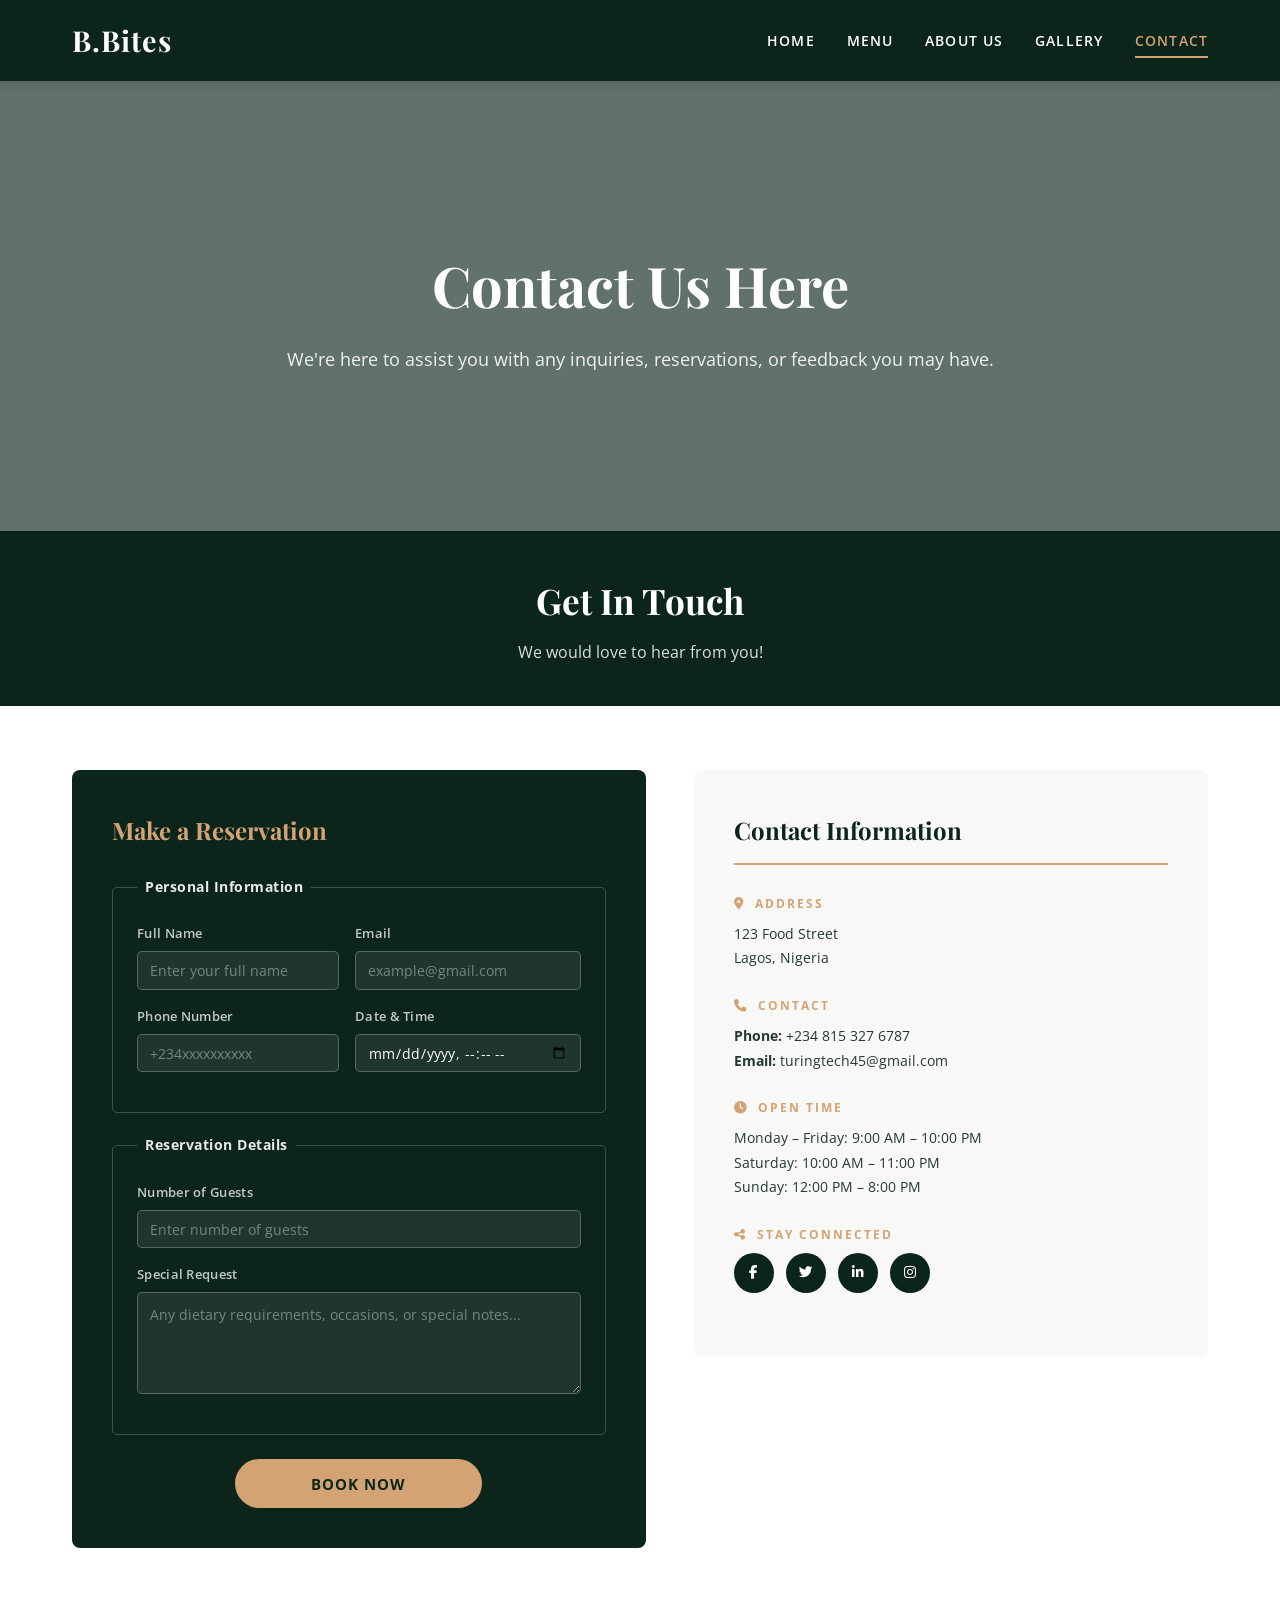
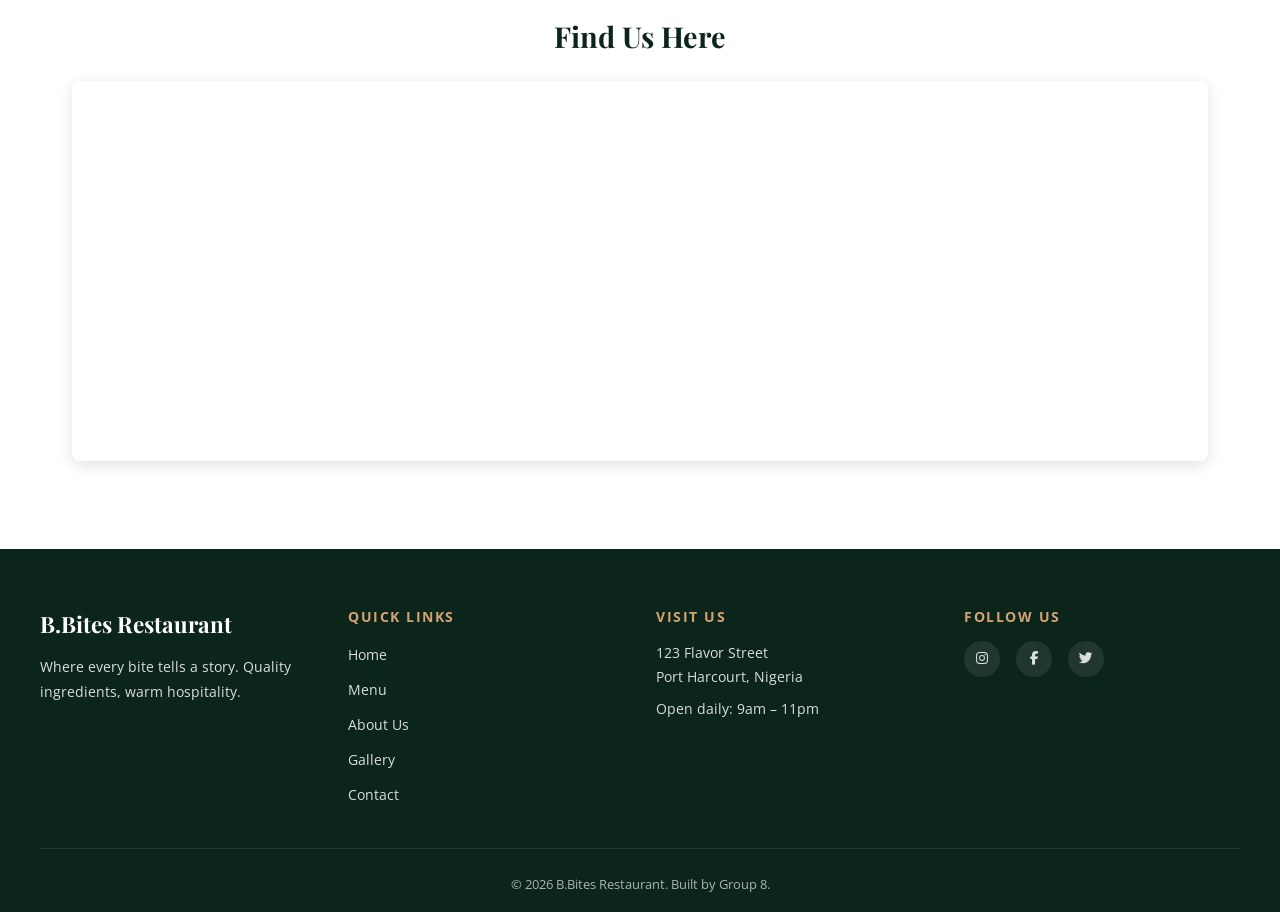
<file: contact.html>
<!DOCTYPE html>
<html lang="en">
<head>
    <meta charset="UTF-8">
    <meta name="viewport" content="width=device-width, initial-scale=1.0">
    <title>Contact | B.Bites Restaurant</title>
    <link rel="preconnect" href="https://fonts.googleapis.com">
    <link rel="preconnect" href="https://fonts.gstatic.com" crossorigin>
    <link href="https://fonts.googleapis.com/css2?family=Playfair+Display:ital,wght@0,500;0,700;1,500&family=Open+Sans:wght@400;600;700&display=swap" rel="stylesheet">
    <link rel="stylesheet" href="https://cdnjs.cloudflare.com/ajax/libs/font-awesome/6.5.0/css/all.min.css">
    <link rel="stylesheet" href="styles.css">
</head>
<body>

    <!-- ============ HEADER ============ -->
    <header class="site-header">
        <div class="nav-container">
            <a href="index.html" class="logo">B.Bites</a>
            <nav>
                <ul class="nav-links" id="navLinks">
                    <li><a href="index.html">Home</a></li>
                    <li><a href="menu.html">Menu</a></li>
                    <li><a href="about.html">About Us</a></li>
                    <li><a href="gallery.html">Gallery</a></li>
                    <li><a href="contact.html" class="active">Contact</a></li>
                </ul>
            </nav>
            <button class="hamburger" id="hamburger" aria-label="Toggle menu">
                <span></span><span></span><span></span>
            </button>
        </div>
    </header>

    <!-- ============ CONTACT HERO ============ -->
    <!-- CONTACT SECTION BY NWAGBARA BLESSING CHIAMAKA -->
    <section class="contact-hero">
        <div>
            <h1>Contact Us Here</h1>
            <p>We're here to assist you with any inquiries, reservations, or feedback you may have.</p>
        </div>
    </section>

    <!-- ============ INTRO BAR ============ -->
    <div class="contact-intro-bar">
        <h2>Get In Touch</h2>
        <p>We would love to hear from you!</p>
    </div>

    <!-- ============ CONTACT BODY ============ -->
    <div class="contact-body">
        <div class="contact-grid">

            <!-- FORM -->
            <div class="contact-form-wrap">
                <h3>Make a Reservation</h3>

                <form>
                    <!-- Personal Information -->
                    <fieldset class="form-fieldset">
                        <legend class="form-legend">Personal Information</legend>
                        <div class="form-row">
                            <div class="form-group">
                                <label for="fullName">Full Name</label>
                                <input type="text" id="fullName" name="name" placeholder="Enter your full name" required>
                            </div>
                            <div class="form-group">
                                <label for="email">Email</label>
                                <input type="email" id="email" name="email" placeholder="example@gmail.com" required>
                            </div>
                            <div class="form-group">
                                <label for="phone">Phone Number</label>
                                <input type="tel" id="phone" name="phone" placeholder="+234xxxxxxxxxx" required>
                            </div>
                            <div class="form-group">
                                <label for="datetime">Date &amp; Time</label>
                                <input type="datetime-local" id="datetime" name="date" required>
                            </div>
                        </div>
                    </fieldset>

                    <!-- Reservation Details -->
                    <fieldset class="form-fieldset">
                        <legend class="form-legend">Reservation Details</legend>
                        <div class="form-row">
                            <div class="form-group form-full">
                                <label for="guests">Number of Guests</label>
                                <input type="number" id="guests" name="guests" placeholder="Enter number of guests" min="1" required>
                            </div>
                            <div class="form-group form-full">
                                <label for="message">Special Request</label>
                                <textarea id="message" name="message" rows="4" placeholder="Any dietary requirements, occasions, or special notes..."></textarea>
                            </div>
                        </div>
                    </fieldset>

                    <button type="submit" class="submit-btn">Book Now</button>
                </form>
            </div>

            <!-- INFO PANEL -->
            <div class="contact-info-panel">
                <h3>Contact Information</h3>

                <div class="info-block">
                    <h4><i class="fas fa-map-marker-alt"></i> &nbsp;Address</h4>
                    <p>123 Food Street<br>Lagos, Nigeria</p>
                </div>

                <div class="info-block">
                    <h4><i class="fas fa-phone"></i> &nbsp;Contact</h4>
                    <p><strong>Phone:</strong> +234 815 327 6787</p>
                    <p><strong>Email:</strong> turingtech45@gmail.com</p>
                </div>

                <div class="info-block">
                    <h4><i class="fas fa-clock"></i> &nbsp;Open Time</h4>
                    <p>Monday &ndash; Friday: 9:00 AM &ndash; 10:00 PM</p>
                    <p>Saturday: 10:00 AM &ndash; 11:00 PM</p>
                    <p>Sunday: 12:00 PM &ndash; 8:00 PM</p>
                </div>

                <div class="info-block">
                    <h4><i class="fas fa-share-alt"></i> &nbsp;Stay Connected</h4>
                    <div class="social-icons">
                        <a href="#" aria-label="Facebook"><i class="fab fa-facebook-f"></i></a>
                        <a href="#" aria-label="Twitter"><i class="fab fa-twitter"></i></a>
                        <a href="#" aria-label="LinkedIn"><i class="fab fa-linkedin-in"></i></a>
                        <a href="#" aria-label="Instagram"><i class="fab fa-instagram"></i></a>
                    </div>
                </div>
            </div>

        </div>
    </div>

    <!-- ============ MAP ============ -->
    <div class="map-section">
        <h2>Find Us Here</h2>
        <iframe
            src="https://www.google.com/maps/embed?pb=!1m18!1m12!1m3!1d3964.6636014614797!2d3.3781729748884753!3d6.453055123946977!2m3!1f0!2f0!3f0!3m2!1i1024!2i768!4f13.1!3m3!1m2!1s0x103b8b2ae68280c1%3A0xdc9e87a367c3d9cb!2sLagos%2C%20Nigeria!5e0!3m2!1sen!2sng!4v1714000000000!5m2!1sen!2sng"
            allowfullscreen=""
            loading="lazy"
            referrerpolicy="no-referrer-when-downgrade"
            title="B.Bites Restaurant Location on Google Maps">
        </iframe>
    </div>

    <!-- ============ FOOTER ============ -->
    <footer class="site-footer">
        <div class="footer-container">
            <div class="footer-col">
                <h3>B.Bites Restaurant</h3>
                <p>Where every bite tells a story. Quality ingredients, warm hospitality.</p>
            </div>
            <div class="footer-col">
                <h4>Quick Links</h4>
                <ul>
                    <li><a href="index.html">Home</a></li>
                    <li><a href="menu.html">Menu</a></li>
                    <li><a href="about.html">About Us</a></li>
                    <li><a href="gallery.html">Gallery</a></li>
                    <li><a href="contact.html">Contact</a></li>
                </ul>
            </div>
            <div class="footer-col">
                <h4>Visit Us</h4>
                <p>123 Flavor Street<br>Port Harcourt, Nigeria</p>
                <p>Open daily: 9am &ndash; 11pm</p>
            </div>
            <div class="footer-col">
                <h4>Follow Us</h4>
                <div class="footer-socials">
                    <a href="#" aria-label="Instagram"><i class="fab fa-instagram"></i></a>
                    <a href="#" aria-label="Facebook"><i class="fab fa-facebook-f"></i></a>
                    <a href="#" aria-label="Twitter"><i class="fab fa-twitter"></i></a>
                </div>
            </div>
        </div>
        <div class="footer-bottom">
            <p>&copy; 2026 B.Bites Restaurant. Built by Group 8.</p>
        </div>
    </footer>

    <script>
        const hamburger = document.getElementById('hamburger');
        const navLinks = document.getElementById('navLinks');
        hamburger.addEventListener('click', () => navLinks.classList.toggle('open'));
    </script>

</body>
</html>
</file>
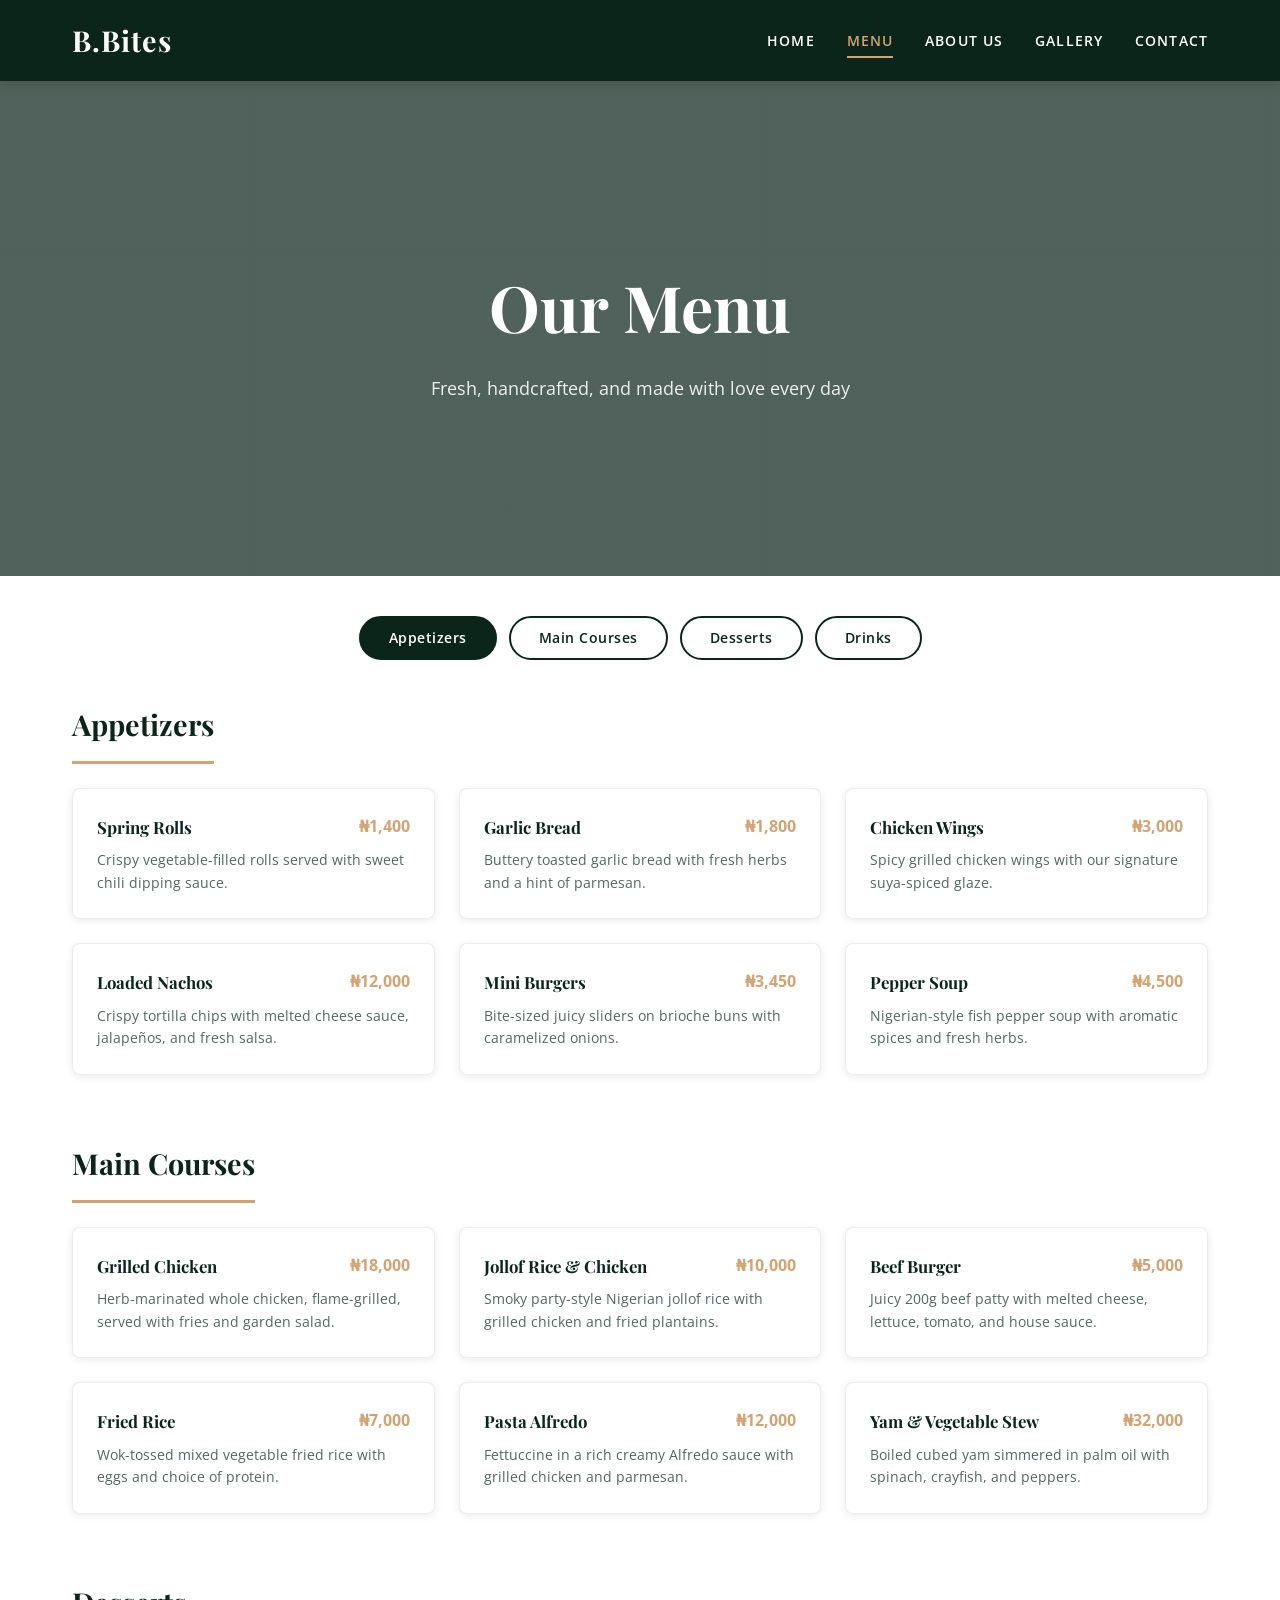
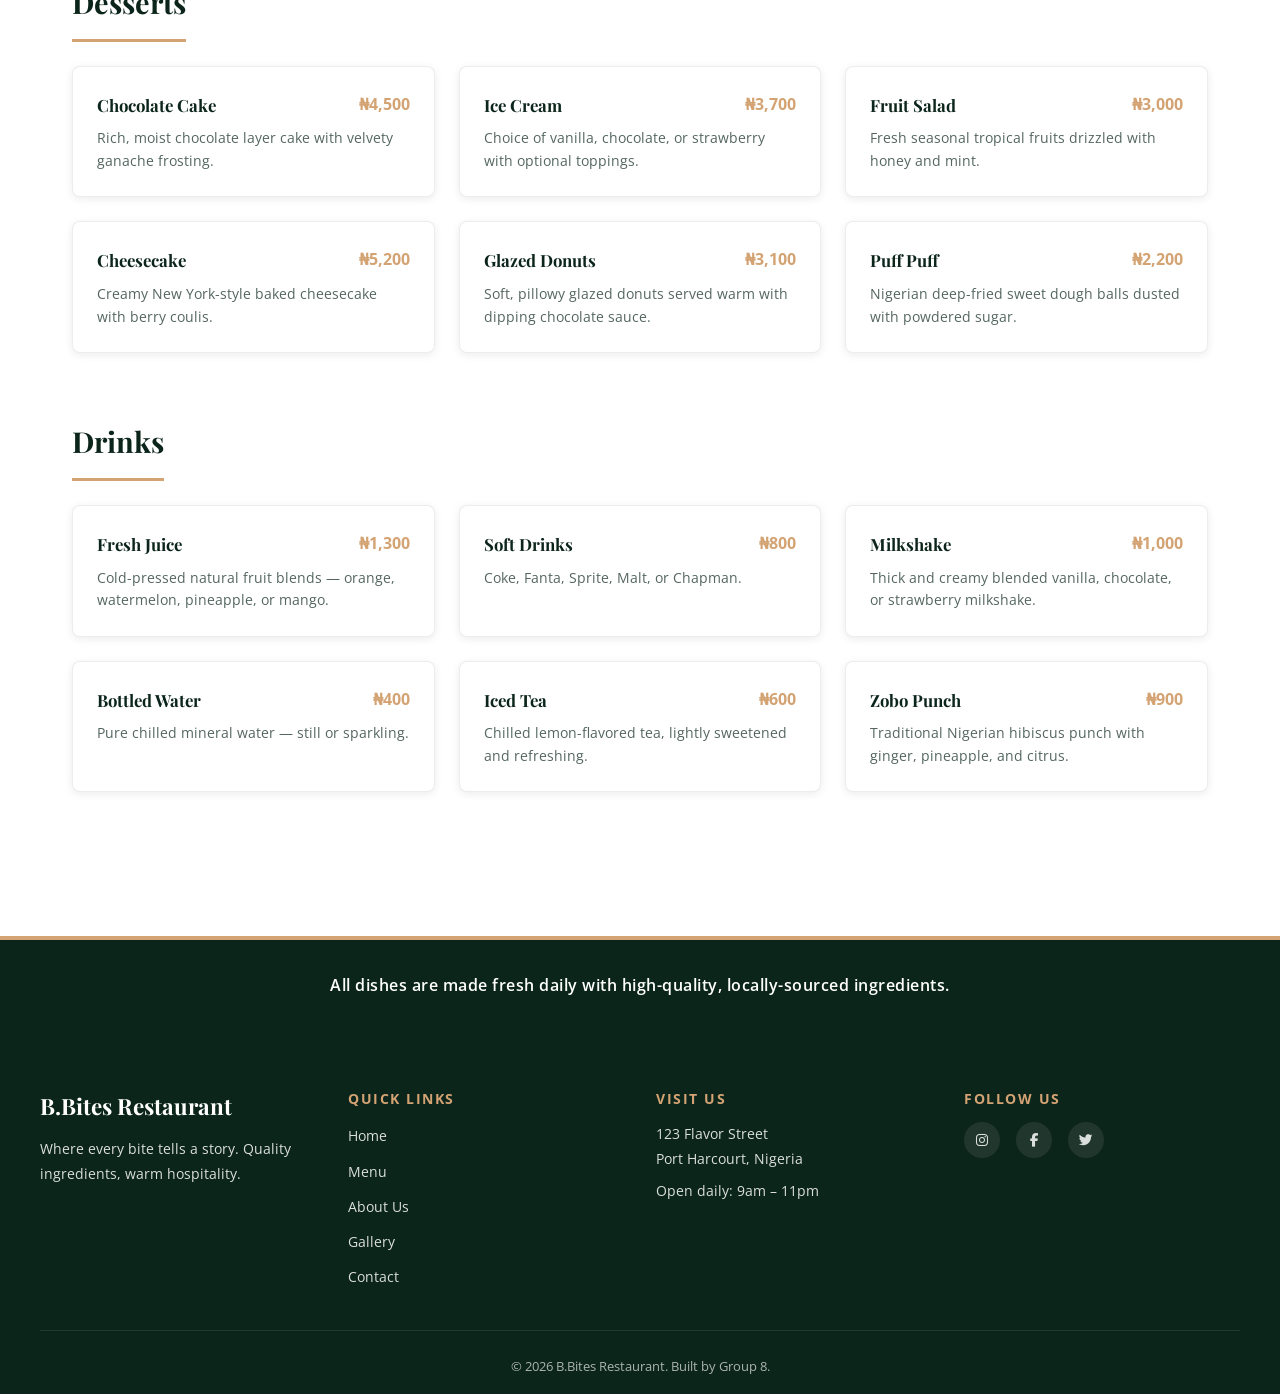
<file: menu.html>
<!DOCTYPE html>
<html lang="en">
<head>
    <meta charset="UTF-8">
    <meta name="viewport" content="width=device-width, initial-scale=1.0">
    <title>Menu | B.Bites Restaurant</title>
    <link rel="preconnect" href="https://fonts.googleapis.com">
    <link rel="preconnect" href="https://fonts.gstatic.com" crossorigin>
    <link href="https://fonts.googleapis.com/css2?family=Playfair+Display:ital,wght@0,500;0,700;1,500&family=Open+Sans:wght@400;600;700&display=swap" rel="stylesheet">
    <link rel="stylesheet" href="https://cdnjs.cloudflare.com/ajax/libs/font-awesome/6.5.0/css/all.min.css">
    <link rel="stylesheet" href="styles.css">
</head>
<body>

    <!-- ============ HEADER ============ -->
    <header class="site-header">
        <div class="nav-container">
            <a href="index.html" class="logo">B.Bites</a>
            <nav>
                <ul class="nav-links" id="navLinks">
                    <li><a href="index.html">Home</a></li>
                    <li><a href="menu.html" class="active">Menu</a></li>
                    <li><a href="about.html">About Us</a></li>
                    <li><a href="gallery.html">Gallery</a></li>
                    <li><a href="contact.html">Contact</a></li>
                </ul>
            </nav>
            <button class="hamburger" id="hamburger" aria-label="Toggle menu">
                <span></span><span></span><span></span>
            </button>
        </div>
    </header>

    <!-- ============ MENU HERO ============ -->
    <!-- HERO AND MENU SECTION BY NEVO SAMUEL PROSPER -->
    <section class="menu-hero">
        <div>
            <h1>Our Menu</h1>
            <p>Fresh, handcrafted, and made with love every day</p>
        </div>
    </section>

    <!-- ============ MENU TABS ============ -->
    <div class="menu-tabs">
        <button class="tab-btn active" data-target="appetizers">Appetizers</button>
        <button class="tab-btn" data-target="mains">Main Courses</button>
        <button class="tab-btn" data-target="desserts">Desserts</button>
        <button class="tab-btn" data-target="drinks">Drinks</button>
    </div>

    <!-- ============ MENU CONTENT ============ -->
    <main class="menu-content">

        <!-- APPETIZERS -->
        <div class="category" id="appetizers">
            <h2>Appetizers</h2>
            <div class="menu-grid">
                <div class="menu-card">
                    <div class="menu-card-header">
                        <h3>Spring Rolls</h3>
                        <span class="price">&#8358;1,400</span>
                    </div>
                    <p>Crispy vegetable-filled rolls served with sweet chili dipping sauce.</p>
                </div>
                <div class="menu-card">
                    <div class="menu-card-header">
                        <h3>Garlic Bread</h3>
                        <span class="price">&#8358;1,800</span>
                    </div>
                    <p>Buttery toasted garlic bread with fresh herbs and a hint of parmesan.</p>
                </div>
                <div class="menu-card">
                    <div class="menu-card-header">
                        <h3>Chicken Wings</h3>
                        <span class="price">&#8358;3,000</span>
                    </div>
                    <p>Spicy grilled chicken wings with our signature suya-spiced glaze.</p>
                </div>
                <div class="menu-card">
                    <div class="menu-card-header">
                        <h3>Loaded Nachos</h3>
                        <span class="price">&#8358;12,000</span>
                    </div>
                    <p>Crispy tortilla chips with melted cheese sauce, jalapeños, and fresh salsa.</p>
                </div>
                <div class="menu-card">
                    <div class="menu-card-header">
                        <h3>Mini Burgers</h3>
                        <span class="price">&#8358;3,450</span>
                    </div>
                    <p>Bite-sized juicy sliders on brioche buns with caramelized onions.</p>
                </div>
                <div class="menu-card">
                    <div class="menu-card-header">
                        <h3>Pepper Soup</h3>
                        <span class="price">&#8358;4,500</span>
                    </div>
                    <p>Nigerian-style fish pepper soup with aromatic spices and fresh herbs.</p>
                </div>
            </div>
        </div>

        <!-- MAIN COURSES -->
        <div class="category" id="mains">
            <h2>Main Courses</h2>
            <div class="menu-grid">
                <div class="menu-card">
                    <div class="menu-card-header">
                        <h3>Grilled Chicken</h3>
                        <span class="price">&#8358;18,000</span>
                    </div>
                    <p>Herb-marinated whole chicken, flame-grilled, served with fries and garden salad.</p>
                </div>
                <div class="menu-card">
                    <div class="menu-card-header">
                        <h3>Jollof Rice &amp; Chicken</h3>
                        <span class="price">&#8358;10,000</span>
                    </div>
                    <p>Smoky party-style Nigerian jollof rice with grilled chicken and fried plantains.</p>
                </div>
                <div class="menu-card">
                    <div class="menu-card-header">
                        <h3>Beef Burger</h3>
                        <span class="price">&#8358;5,000</span>
                    </div>
                    <p>Juicy 200g beef patty with melted cheese, lettuce, tomato, and house sauce.</p>
                </div>
                <div class="menu-card">
                    <div class="menu-card-header">
                        <h3>Fried Rice</h3>
                        <span class="price">&#8358;7,000</span>
                    </div>
                    <p>Wok-tossed mixed vegetable fried rice with eggs and choice of protein.</p>
                </div>
                <div class="menu-card">
                    <div class="menu-card-header">
                        <h3>Pasta Alfredo</h3>
                        <span class="price">&#8358;12,000</span>
                    </div>
                    <p>Fettuccine in a rich creamy Alfredo sauce with grilled chicken and parmesan.</p>
                </div>
                <div class="menu-card">
                    <div class="menu-card-header">
                        <h3>Yam &amp; Vegetable Stew</h3>
                        <span class="price">&#8358;32,000</span>
                    </div>
                    <p>Boiled cubed yam simmered in palm oil with spinach, crayfish, and peppers.</p>
                </div>
            </div>
        </div>

        <!-- DESSERTS -->
        <div class="category" id="desserts">
            <h2>Desserts</h2>
            <div class="menu-grid">
                <div class="menu-card">
                    <div class="menu-card-header">
                        <h3>Chocolate Cake</h3>
                        <span class="price">&#8358;4,500</span>
                    </div>
                    <p>Rich, moist chocolate layer cake with velvety ganache frosting.</p>
                </div>
                <div class="menu-card">
                    <div class="menu-card-header">
                        <h3>Ice Cream</h3>
                        <span class="price">&#8358;3,700</span>
                    </div>
                    <p>Choice of vanilla, chocolate, or strawberry with optional toppings.</p>
                </div>
                <div class="menu-card">
                    <div class="menu-card-header">
                        <h3>Fruit Salad</h3>
                        <span class="price">&#8358;3,000</span>
                    </div>
                    <p>Fresh seasonal tropical fruits drizzled with honey and mint.</p>
                </div>
                <div class="menu-card">
                    <div class="menu-card-header">
                        <h3>Cheesecake</h3>
                        <span class="price">&#8358;5,200</span>
                    </div>
                    <p>Creamy New York-style baked cheesecake with berry coulis.</p>
                </div>
                <div class="menu-card">
                    <div class="menu-card-header">
                        <h3>Glazed Donuts</h3>
                        <span class="price">&#8358;3,100</span>
                    </div>
                    <p>Soft, pillowy glazed donuts served warm with dipping chocolate sauce.</p>
                </div>
                <div class="menu-card">
                    <div class="menu-card-header">
                        <h3>Puff Puff</h3>
                        <span class="price">&#8358;2,200</span>
                    </div>
                    <p>Nigerian deep-fried sweet dough balls dusted with powdered sugar.</p>
                </div>
            </div>
        </div>

        <!-- DRINKS -->
        <div class="category" id="drinks">
            <h2>Drinks</h2>
            <div class="menu-grid">
                <div class="menu-card">
                    <div class="menu-card-header">
                        <h3>Fresh Juice</h3>
                        <span class="price">&#8358;1,300</span>
                    </div>
                    <p>Cold-pressed natural fruit blends — orange, watermelon, pineapple, or mango.</p>
                </div>
                <div class="menu-card">
                    <div class="menu-card-header">
                        <h3>Soft Drinks</h3>
                        <span class="price">&#8358;800</span>
                    </div>
                    <p>Coke, Fanta, Sprite, Malt, or Chapman.</p>
                </div>
                <div class="menu-card">
                    <div class="menu-card-header">
                        <h3>Milkshake</h3>
                        <span class="price">&#8358;1,000</span>
                    </div>
                    <p>Thick and creamy blended vanilla, chocolate, or strawberry milkshake.</p>
                </div>
                <div class="menu-card">
                    <div class="menu-card-header">
                        <h3>Bottled Water</h3>
                        <span class="price">&#8358;400</span>
                    </div>
                    <p>Pure chilled mineral water — still or sparkling.</p>
                </div>
                <div class="menu-card">
                    <div class="menu-card-header">
                        <h3>Iced Tea</h3>
                        <span class="price">&#8358;600</span>
                    </div>
                    <p>Chilled lemon-flavored tea, lightly sweetened and refreshing.</p>
                </div>
                <div class="menu-card">
                    <div class="menu-card-header">
                        <h3>Zobo Punch</h3>
                        <span class="price">&#8358;900</span>
                    </div>
                    <p>Traditional Nigerian hibiscus punch with ginger, pineapple, and citrus.</p>
                </div>
            </div>
        </div>

    </main>

    <!-- ============ NOTE ============ -->
    <div class="menu-note">
        <p>All dishes are made fresh daily with high-quality, locally-sourced ingredients.</p>
    </div>

    <!-- ============ FOOTER ============ -->
    <footer class="site-footer">
        <div class="footer-container">
            <div class="footer-col">
                <h3>B.Bites Restaurant</h3>
                <p>Where every bite tells a story. Quality ingredients, warm hospitality.</p>
            </div>
            <div class="footer-col">
                <h4>Quick Links</h4>
                <ul>
                    <li><a href="index.html">Home</a></li>
                    <li><a href="menu.html">Menu</a></li>
                    <li><a href="about.html">About Us</a></li>
                    <li><a href="gallery.html">Gallery</a></li>
                    <li><a href="contact.html">Contact</a></li>
                </ul>
            </div>
            <div class="footer-col">
                <h4>Visit Us</h4>
                <p>123 Flavor Street<br>Port Harcourt, Nigeria</p>
                <p>Open daily: 9am &ndash; 11pm</p>
            </div>
            <div class="footer-col">
                <h4>Follow Us</h4>
                <div class="footer-socials">
                    <a href="#" aria-label="Instagram"><i class="fab fa-instagram"></i></a>
                    <a href="#" aria-label="Facebook"><i class="fab fa-facebook-f"></i></a>
                    <a href="#" aria-label="Twitter"><i class="fab fa-twitter"></i></a>
                </div>
            </div>
        </div>
        <div class="footer-bottom">
            <p>&copy; 2026 B.Bites Restaurant. Built by Group 8.</p>
        </div>
    </footer>

    <script>
        // Hamburger
        const hamburger = document.getElementById('hamburger');
        const navLinks = document.getElementById('navLinks');
        hamburger.addEventListener('click', () => navLinks.classList.toggle('open'));

        // Tab filter — smooth scroll to category
        const tabBtns = document.querySelectorAll('.tab-btn');
        tabBtns.forEach(btn => {
            btn.addEventListener('click', () => {
                tabBtns.forEach(b => b.classList.remove('active'));
                btn.classList.add('active');
                const target = document.getElementById(btn.dataset.target);
                if (target) target.scrollIntoView({ behavior: 'smooth', block: 'start' });
            });
        });
    </script>

</body>
</html>
</file>
<file: styles.css>
/* =====================================================
   B.BITES RESTAURANT - UNIFIED STYLESHEET
   Team Colors: rgba(12, 37, 27) + White + Accent Gold
   Group 8 - CSS Project Stream 1
   
   Authors:
   - Nnekwelugo Chijioke Emmanuel  : Home Page (Hero, Navigation, Featured Dishes)
   - Nevo Samuel Prosper            : Menu Page (Hero, Menu Sections, Cards)
   - Aliozor Emmanuel               : About Us Page (Story, Mission, Chef, Gallery, Awards)
   - Nwagbara Blessing Chiamaka     : Contact Page (Form, Socials, Map)
   - Kenechukwu Kingsly Nwobu       : Gallery Page (Hero, Filter Tabs, Gallery Grid, Footer)
   ===================================================== */

/* ============ RESET ============ */
*, *::before, *::after {
    margin: 0;
    padding: 0;
    box-sizing: border-box;
}

/* ============ CSS VARIABLES ============ */
:root {
    --dark-green: rgba(12, 37, 27, 1);
    --dark-green-90: rgba(12, 37, 27, 0.9);
    --dark-green-70: rgba(12, 37, 27, 0.7);
    --dark-green-50: rgba(12, 37, 27, 0.5);
    --white: #ffffff;
    --light-bg: #f8f8f6;
    --accent: #d4a373;
    --accent-hover: #c49060;
    --text-light: rgba(255,255,255,0.85);
    --heading-font: 'Playfair Display', serif;
    --body-font: 'Open Sans', sans-serif;
    --shadow-sm: 0 2px 8px rgba(0,0,0,0.08);
    --shadow-md: 0 4px 16px rgba(0,0,0,0.12);
    --shadow-lg: 0 8px 30px rgba(0,0,0,0.2);
    --radius: 8px;
    --transition: 0.3s ease;
}

/* ============ BASE ============ */
html { scroll-behavior: smooth; }

body {
    font-family: var(--body-font);
    color: var(--dark-green);
    background-color: var(--white);
    line-height: 1.7;
    font-size: 16px;
    -webkit-font-smoothing: antialiased;
    overflow-x: hidden;
}

img { display: block; max-width: 100%; height: auto; }
a { text-decoration: none; color: inherit; transition: color var(--transition); }
ul { list-style: none; }

.container {
    width: 90%;
    max-width: 1200px;
    margin: 0 auto;
}

/* ============================================================
   HEADER / NAVIGATION
   (Consistent across all pages)
   ============================================================ */
.site-header {
    background-color: var(--dark-green);
    color: var(--white);
    position: sticky;
    top: 0;
    z-index: 1000;
    box-shadow: 0 2px 12px rgba(0,0,0,0.15);
}

.nav-container {
    max-width: 1200px;
    margin: 0 auto;
    padding: 1rem 2rem;
    display: flex;
    justify-content: space-between;
    align-items: center;
}

.logo {
    font-family: var(--heading-font);
    font-size: 1.8rem;
    font-weight: 700;
    color: var(--white);
    letter-spacing: 1px;
    display: flex;
    align-items: center;
    gap: 0.5rem;
}

.logo span.logo-badge {
    background-color: #e85d5d;
    color: var(--white);
    font-family: var(--body-font);
    font-size: 0.75rem;
    font-weight: 600;
    padding: 0.2rem 0.5rem;
    border-radius: 5px;
    letter-spacing: 0.5px;
}

.nav-links {
    display: flex;
    gap: 2rem;
    align-items: center;
}

.nav-links a {
    color: var(--white);
    font-size: 0.88rem;
    font-weight: 600;
    padding: 0.5rem 0;
    position: relative;
    letter-spacing: 0.08em;
    text-transform: uppercase;
    transition: color var(--transition);
}

.nav-links a::after {
    content: '';
    position: absolute;
    bottom: 0;
    left: 0;
    width: 0;
    height: 2px;
    background-color: var(--accent);
    transition: width var(--transition);
}

.nav-links a:hover::after,
.nav-links a.active::after { width: 100%; }
.nav-links a.active { color: var(--accent); }

/* Hamburger */
.hamburger {
    display: none;
    flex-direction: column;
    gap: 5px;
    cursor: pointer;
    background: none;
    border: none;
    padding: 4px;
}

.hamburger span {
    width: 25px;
    height: 3px;
    background-color: var(--white);
    border-radius: 2px;
    transition: var(--transition);
    display: block;
}

/* ============================================================
   FOOTER (Consistent across all pages)
   ============================================================ */
.site-footer {
    background-color: var(--dark-green);
    color: var(--white);
    padding: 3.5rem 2rem 1rem;
}

.footer-container {
    max-width: 1200px;
    margin: 0 auto;
    display: grid;
    grid-template-columns: repeat(4, 1fr);
    gap: 2rem;
    margin-bottom: 2rem;
}

.footer-col h3 {
    font-family: var(--heading-font);
    font-size: 1.4rem;
    margin-bottom: 0.75rem;
}

.footer-col h4 {
    font-size: 0.85rem;
    margin-bottom: 0.75rem;
    letter-spacing: 1.5px;
    text-transform: uppercase;
    color: var(--accent);
    font-weight: 700;
}

.footer-col p {
    font-size: 0.9rem;
    line-height: 1.7;
    opacity: 0.85;
    margin-bottom: 0.5rem;
}

.footer-col ul li { margin-bottom: 0.5rem; }

.footer-col ul li a {
    font-size: 0.9rem;
    opacity: 0.85;
    transition: opacity var(--transition), color var(--transition);
}

.footer-col ul li a:hover { opacity: 1; color: var(--accent); }

.footer-socials { display: flex; gap: 1rem; margin-top: 0.5rem; }

.footer-socials a {
    width: 36px;
    height: 36px;
    border-radius: 50%;
    background-color: rgba(255,255,255,0.1);
    display: flex;
    align-items: center;
    justify-content: center;
    font-size: 0.85rem;
    transition: background-color var(--transition), color var(--transition);
    color: var(--white);
    opacity: 0.85;
}

.footer-socials a:hover {
    background-color: var(--accent);
    color: var(--dark-green);
    opacity: 1;
}

.footer-bottom {
    text-align: center;
    padding-top: 1.5rem;
    border-top: 1px solid rgba(255,255,255,0.15);
    font-size: 0.82rem;
    opacity: 0.65;
    max-width: 1200px;
    margin: 0 auto;
}

/* ============================================================
   HOME PAGE (index.html)
   HERO & NAVIGATION — Nnekwelugo Chijioke Emmanuel
   ============================================================ */

/* Hero */
.hero {
    position: relative;
    min-height: 90vh;
    display: flex;
    align-items: center;
    justify-content: center;
    overflow: hidden;
    color: var(--white);
}

.hero-image {
    position: absolute;
    inset: 0;
    z-index: 0;
}

.hero-image img {
    width: 100%;
    height: 100%;
    object-fit: cover;
    object-position: center;
}

.hero-image::after {
    content: '';
    position: absolute;
    inset: 0;
    background: linear-gradient(135deg, rgba(12,37,27,0.85) 0%, rgba(12,37,27,0.55) 60%, rgba(12,37,27,0.4) 100%);
}

.hero-content {
    position: relative;
    z-index: 1;
    max-width: 700px;
    padding: 2rem;
    text-align: center;
}

.hero-eyebrow {
    font-size: 0.8rem;
    letter-spacing: 3px;
    text-transform: uppercase;
    color: var(--accent);
    font-weight: 700;
    margin-bottom: 1rem;
    opacity: 0.95;
}

.hero-content h1 {
    font-family: var(--heading-font);
    font-size: clamp(2.8rem, 7vw, 5rem);
    font-weight: 700;
    line-height: 1.1;
    margin-bottom: 1.2rem;
    letter-spacing: 1px;
}

.hero-content p {
    font-size: clamp(1rem, 2vw, 1.2rem);
    opacity: 0.9;
    margin-bottom: 2rem;
    line-height: 1.8;
}

.hero-actions { display: flex; gap: 1rem; justify-content: center; flex-wrap: wrap; }

.hero-button {
    display: inline-block;
    padding: 0.9rem 2.25rem;
    background-color: var(--accent);
    color: var(--dark-green);
    font-weight: 700;
    font-size: 0.85rem;
    letter-spacing: 1.5px;
    text-transform: uppercase;
    border-radius: 30px;
    transition: all var(--transition);
}

.hero-button:hover {
    background-color: var(--white);
    transform: translateY(-3px);
    box-shadow: var(--shadow-lg);
}

.hero-button.outline {
    background-color: transparent;
    border: 2px solid var(--white);
    color: var(--white);
}

.hero-button.outline:hover {
    background-color: var(--white);
    color: var(--dark-green);
}

/* Welcome Section */
.welcome {
    background-color: var(--dark-green);
    color: var(--white);
    padding: 5rem 2rem;
}

.welcome-inner {
    max-width: 900px;
    margin: 0 auto;
    text-align: center;
}

.welcome-eyebrow {
    font-size: 0.75rem;
    letter-spacing: 3px;
    text-transform: uppercase;
    color: var(--accent);
    font-weight: 700;
    margin-bottom: 1.5rem;
}

.welcome-heading {
    font-family: var(--heading-font);
    font-size: clamp(1.8rem, 4vw, 2.8rem);
    font-weight: 700;
    line-height: 1.3;
    margin-bottom: 1.5rem;
}

.welcome-heading em {
    font-style: italic;
    color: var(--accent);
}

.welcome-text {
    font-size: 1.05rem;
    line-height: 1.9;
    opacity: 0.9;
    max-width: 700px;
    margin: 0 auto 1.5rem;
}

.welcome-stats {
    display: flex;
    gap: 3rem;
    justify-content: center;
    margin-top: 2.5rem;
    flex-wrap: wrap;
}

.stat-item { text-align: center; }

.stat-number {
    font-family: var(--heading-font);
    font-size: 3rem;
    font-weight: 700;
    color: var(--accent);
    line-height: 1;
}

.stat-label {
    font-size: 0.78rem;
    text-transform: uppercase;
    letter-spacing: 1.5px;
    opacity: 0.75;
    margin-top: 0.4rem;
}

/* Featured Dishes */
.dishes {
    padding: 5rem 2rem;
    background-color: var(--light-bg);
}

.section-header {
    text-align: center;
    margin-bottom: 3rem;
}

.section-eyebrow {
    display: block;
    font-size: 0.75rem;
    letter-spacing: 3px;
    text-transform: uppercase;
    color: var(--accent);
    font-weight: 700;
    margin-bottom: 0.75rem;
}

.section-header h2 {
    font-family: var(--heading-font);
    font-size: clamp(1.8rem, 4vw, 2.5rem);
    color: var(--dark-green);
}

.dishes-grid {
    display: grid;
    grid-template-columns: repeat(3, 1fr);
    gap: 2rem;
    max-width: 1200px;
    margin: 0 auto;
}

.dish-card {
    background: var(--white);
    border-radius: var(--radius);
    overflow: hidden;
    box-shadow: var(--shadow-sm);
    transition: transform var(--transition), box-shadow var(--transition);
}

.dish-card:hover {
    transform: translateY(-6px);
    box-shadow: var(--shadow-lg);
}

.dish-img-wrap {
    height: 240px;
    overflow: hidden;
}

.dish-img-wrap img {
    width: 100%;
    height: 100%;
    object-fit: cover;
    transition: transform 0.6s ease;
}

.dish-card:hover .dish-img-wrap img { transform: scale(1.08); }

.dish-info { padding: 1.5rem; }

.dish-name {
    font-family: var(--heading-font);
    font-size: 1.25rem;
    color: var(--dark-green);
    margin-bottom: 0.5rem;
}

.dish-desc {
    font-size: 0.9rem;
    color: var(--dark-green-70);
    line-height: 1.7;
    margin-bottom: 1rem;
}

.dish-price {
    font-size: 1.1rem;
    font-weight: 700;
    color: var(--accent);
    font-family: var(--heading-font);
}

/* Home CTA Banner */
.home-cta {
    background: linear-gradient(rgba(12,37,27,0.88), rgba(12,37,27,0.88)),
                url('https://images.unsplash.com/photo-1414235077428-338989a2e8c0?w=1600&q=80') center/cover no-repeat;
    color: var(--white);
    text-align: center;
    padding: 5rem 2rem;
}

.home-cta h2 {
    font-family: var(--heading-font);
    font-size: clamp(2rem, 5vw, 3rem);
    margin-bottom: 1rem;
}

.home-cta p {
    font-size: 1.1rem;
    opacity: 0.9;
    margin-bottom: 2rem;
    max-width: 600px;
    margin-left: auto;
    margin-right: auto;
}

/* Hours & Location strip */
.info-strip {
    background-color: var(--light-bg);
    border-top: 1px solid rgba(12,37,27,0.08);
    padding: 3rem 2rem;
}

.info-strip-inner {
    max-width: 1200px;
    margin: 0 auto;
    display: grid;
    grid-template-columns: repeat(3, 1fr);
    gap: 2rem;
    text-align: center;
}

.info-item h4 {
    font-size: 0.78rem;
    letter-spacing: 2px;
    text-transform: uppercase;
    color: var(--accent);
    font-weight: 700;
    margin-bottom: 0.6rem;
}

.info-item p { font-size: 0.9rem; color: var(--dark-green-90); line-height: 1.6; }

/* ============================================================
   MENU PAGE (menu.html)
   Nevo Samuel Prosper
   ============================================================ */
.menu-hero {
    height: 55vh;
    min-height: 380px;
    background:
        linear-gradient(rgba(12,37,27,0.72), rgba(12,37,27,0.72)),
        url('https://images.unsplash.com/photo-1504674900247-0877df9cc836?w=1600&q=80') center/cover no-repeat;
    display: flex;
    align-items: center;
    justify-content: center;
    text-align: center;
    color: var(--white);
}

.menu-hero h1 {
    font-family: var(--heading-font);
    font-size: clamp(2.5rem, 6vw, 4rem);
    margin-bottom: 0.75rem;
}

.menu-hero p { font-size: 1.1rem; opacity: 0.9; }

/* Menu Tabs */
.menu-tabs {
    display: flex;
    justify-content: center;
    gap: 0.75rem;
    padding: 2.5rem 1rem;
    flex-wrap: wrap;
}

.tab-btn {
    padding: 0.65rem 1.75rem;
    border: 2px solid var(--dark-green);
    background: transparent;
    color: var(--dark-green);
    font-family: var(--body-font);
    font-size: 0.85rem;
    font-weight: 600;
    letter-spacing: 0.5px;
    border-radius: 30px;
    cursor: pointer;
    transition: all var(--transition);
}

.tab-btn:hover,
.tab-btn.active {
    background-color: var(--dark-green);
    color: var(--white);
}

/* Menu Content */
.menu-content {
    padding: 0 2rem 5rem;
    max-width: 1200px;
    margin: 0 auto;
}

.category {
    margin-bottom: 4rem;
}

.category h2 {
    font-family: var(--heading-font);
    font-size: 1.8rem;
    color: var(--dark-green);
    margin-bottom: 1.5rem;
    padding-bottom: 0.75rem;
    border-bottom: 3px solid var(--accent);
    display: inline-block;
}

.menu-grid {
    display: grid;
    grid-template-columns: repeat(3, 1fr);
    gap: 1.5rem;
}

.menu-card {
    background: var(--white);
    border: 1px solid rgba(12,37,27,0.08);
    padding: 1.5rem;
    border-radius: var(--radius);
    box-shadow: var(--shadow-sm);
    transition: transform var(--transition), box-shadow var(--transition);
}

.menu-card:hover {
    transform: translateY(-5px);
    box-shadow: var(--shadow-md);
}

.menu-card-header {
    display: flex;
    justify-content: space-between;
    align-items: flex-start;
    margin-bottom: 0.5rem;
}

.menu-card h3 {
    font-family: var(--heading-font);
    font-size: 1.05rem;
    color: var(--dark-green);
    flex: 1;
    padding-right: 0.5rem;
}

.menu-card .price {
    font-weight: 700;
    color: var(--accent);
    font-size: 1rem;
    white-space: nowrap;
}

.menu-card p {
    font-size: 0.88rem;
    color: var(--dark-green-70);
    line-height: 1.6;
}

.menu-note {
    text-align: center;
    padding: 2rem;
    background-color: var(--dark-green);
    color: var(--white);
    font-size: 1rem;
    font-weight: 600;
    letter-spacing: 0.5px;
    border-top: 4px solid var(--accent);
}

/* ============================================================
   ABOUT US PAGE (about.html)
   Aliozor Emmanuel
   ============================================================ */
.about-hero {
    height: 55vh;
    min-height: 380px;
    background:
        linear-gradient(rgba(12,37,27,0.65), rgba(12,37,27,0.65)),
        url('https://images.unsplash.com/photo-1600891964092-4316c288032e?w=1600&q=80') center/cover no-repeat;
    display: flex;
    align-items: center;
    justify-content: center;
    text-align: center;
    color: var(--white);
    padding: 0 1.5rem;
}

.about-hero h1 {
    font-family: var(--heading-font);
    font-size: clamp(2.5rem, 6vw, 4rem);
    margin-bottom: 0.75rem;
}

.about-hero p { font-size: 1.1rem; opacity: 0.9; }

.about-section {
    padding: 5rem 2rem;
}

.about-section:nth-child(even) { background-color: var(--light-bg); }

.story-grid,
.mission-grid {
    max-width: 1100px;
    margin: 0 auto;
    display: grid;
    grid-template-columns: 1fr 1fr;
    gap: 4rem;
    align-items: center;
}

.story-text h2, .mission-text h2 {
    font-family: var(--heading-font);
    font-size: clamp(1.6rem, 3vw, 2.2rem);
    color: var(--dark-green);
    margin-bottom: 1.25rem;
}

.story-text p, .mission-text p {
    font-size: 0.95rem;
    color: var(--dark-green-90);
    line-height: 1.9;
    margin-bottom: 1rem;
}

.story-img, .mission-img {
    border-radius: var(--radius);
    overflow: hidden;
    box-shadow: var(--shadow-lg);
}

.story-img img, .mission-img img {
    width: 100%;
    height: 420px;
    object-fit: cover;
    transition: transform 0.5s ease;
}

.story-img:hover img, .mission-img:hover img { transform: scale(1.04); }

/* Chef Section */
.chef-section {
    padding: 5rem 2rem;
    background-color: var(--dark-green);
    color: var(--white);
}

.chef-inner {
    max-width: 1100px;
    margin: 0 auto;
}

.chef-section .section-header h2 { color: var(--white); }

.chef-box {
    display: grid;
    grid-template-columns: 280px 1fr;
    gap: 3rem;
    align-items: center;
    margin-top: 2rem;
    background: rgba(255,255,255,0.06);
    border-radius: var(--radius);
    padding: 2.5rem;
}

.chef-box img {
    width: 100%;
    height: 320px;
    object-fit: cover;
    border-radius: var(--radius);
    box-shadow: var(--shadow-lg);
    transition: transform 0.4s ease;
}

.chef-box img:hover { transform: scale(1.03); }

.chef-info h3 {
    font-family: var(--heading-font);
    font-size: 1.8rem;
    margin-bottom: 0.5rem;
    color: var(--accent);
}

.chef-info .chef-title {
    font-size: 0.8rem;
    letter-spacing: 2px;
    text-transform: uppercase;
    opacity: 0.7;
    margin-bottom: 1.25rem;
}

.chef-info p {
    font-size: 0.95rem;
    line-height: 1.9;
    opacity: 0.9;
    margin-bottom: 0.75rem;
}

/* About Gallery */
.about-gallery-section {
    padding: 5rem 2rem;
    background-color: var(--light-bg);
}

.about-gallery-grid {
    max-width: 1100px;
    margin: 2rem auto 0;
    display: grid;
    grid-template-columns: repeat(4, 1fr);
    gap: 1.25rem;
}

.about-gallery-grid img {
    width: 100%;
    height: 220px;
    object-fit: cover;
    border-radius: var(--radius);
    transition: transform 0.4s ease, box-shadow 0.4s ease;
    box-shadow: var(--shadow-sm);
}

.about-gallery-grid img:hover {
    transform: scale(1.05);
    box-shadow: var(--shadow-lg);
}

/* Awards */
.awards-section {
    padding: 5rem 2rem;
    background-color: var(--dark-green);
    color: var(--white);
    text-align: center;
}

.awards-section .section-header h2 { color: var(--white); }

.awards-list {
    display: flex;
    gap: 2rem;
    justify-content: center;
    flex-wrap: wrap;
    margin-top: 2.5rem;
}

.award-item {
    background: rgba(255,255,255,0.07);
    border: 1px solid rgba(255,255,255,0.12);
    border-radius: var(--radius);
    padding: 1.75rem 2rem;
    min-width: 200px;
    transition: background var(--transition), transform var(--transition);
}

.award-item:hover {
    background: rgba(255,255,255,0.12);
    transform: translateY(-4px);
}

.award-icon { font-size: 2.2rem; margin-bottom: 0.75rem; }

.award-item h4 {
    font-family: var(--heading-font);
    font-size: 1rem;
    color: var(--accent);
    margin-bottom: 0.4rem;
}

.award-item p { font-size: 0.85rem; opacity: 0.75; }

/* ============================================================
   GALLERY PAGE (gallery.html)
   KENECHUKWU KINGSLY NWOBU
   ============================================================ */
.gallery-hero {
    height: 60vh;
    min-height: 400px;
    background:
        linear-gradient(rgba(12,37,27,0.65), rgba(12,37,27,0.75)),
        url('https://images.unsplash.com/photo-1414235077428-338989a2e8c0?w=1600&q=80') center/cover no-repeat;
    display: flex;
    align-items: center;
    justify-content: center;
    text-align: center;
    color: var(--white);
    padding: 0 1.5rem;
}

.gallery-hero h1 {
    font-family: var(--heading-font);
    font-size: clamp(2.5rem, 6vw, 4.5rem);
    font-weight: 700;
    margin-bottom: 1rem;
    letter-spacing: 2px;
}

.gallery-hero p {
    font-size: clamp(1rem, 2vw, 1.25rem);
    opacity: 0.95;
    letter-spacing: 0.5px;
}

/* Gallery Intro */
.gallery-intro {
    max-width: 800px;
    margin: 0 auto;
    padding: 4rem 2rem 2rem;
    text-align: center;
}

.gallery-intro h2 {
    font-family: var(--heading-font);
    font-size: clamp(1.8rem, 4vw, 2.5rem);
    color: var(--dark-green);
    margin-bottom: 1rem;
}

.gallery-intro p {
    font-size: 1.05rem;
    color: var(--dark-green-90);
    line-height: 1.8;
}

/* Filter Tabs */
.filter-section { padding: 2rem 1rem 3rem; }

.filter-tabs {
    display: flex;
    justify-content: center;
    flex-wrap: wrap;
    gap: 0.75rem;
    max-width: 800px;
    margin: 0 auto;
}

.filter-btn {
    padding: 0.65rem 1.5rem;
    background-color: transparent;
    border: 2px solid var(--dark-green);
    color: var(--dark-green);
    font-family: var(--body-font);
    font-size: 0.9rem;
    font-weight: 600;
    letter-spacing: 0.5px;
    border-radius: 30px;
    cursor: pointer;
    transition: all var(--transition);
}

.filter-btn:hover { background-color: var(--dark-green-90); color: var(--white); }
.filter-btn.active { background-color: var(--dark-green); color: var(--white); }

/* Gallery Grid */
.gallery-section {
    max-width: 1300px;
    margin: 0 auto;
    padding: 0 2rem 5rem;
}

.gallery-grid {
    display: grid;
    grid-template-columns: repeat(4, 1fr);
    gap: 1.25rem;
}

.gallery-item {
    position: relative;
    overflow: hidden;
    border-radius: var(--radius);
    aspect-ratio: 1 / 1;
    cursor: pointer;
    box-shadow: var(--shadow-sm);
    transition: transform var(--transition), box-shadow var(--transition);
}

.gallery-item img {
    width: 100%;
    height: 100%;
    object-fit: cover;
    transition: transform 0.6s ease;
}

.gallery-item:hover img { transform: scale(1.15); }
.gallery-item:hover { box-shadow: var(--shadow-lg); }

.gallery-overlay {
    position: absolute;
    inset: 0;
    background: linear-gradient(to top, rgba(12,37,27,0.85) 0%, rgba(12,37,27,0.4) 50%, transparent 100%);
    display: flex;
    align-items: flex-end;
    justify-content: flex-start;
    padding: 1.25rem;
    opacity: 0;
    transition: opacity 0.4s ease;
}

.gallery-item:hover .gallery-overlay { opacity: 1; }

.gallery-overlay span {
    color: var(--white);
    font-family: var(--heading-font);
    font-size: 1.05rem;
    font-weight: 500;
    letter-spacing: 0.5px;
    transform: translateY(15px);
    transition: transform 0.4s ease;
}

.gallery-item:hover .gallery-overlay span { transform: translateY(0); }

.gallery-item.hide { display: none; }

/* Gallery CTA */
.gallery-cta {
    background-color: var(--dark-green);
    color: var(--white);
    text-align: center;
    padding: 4rem 1.5rem;
}

.gallery-cta h2 {
    font-family: var(--heading-font);
    font-size: clamp(1.8rem, 4vw, 2.5rem);
    margin-bottom: 0.75rem;
}

.gallery-cta p {
    font-size: 1.1rem;
    margin-bottom: 1.75rem;
    opacity: 0.9;
}

/* ============================================================
   CONTACT PAGE (contact.html)
   Nwagbara Blessing Chiamaka
   ============================================================ */
.contact-hero {
    height: 50vh;
    min-height: 350px;
    background:
        linear-gradient(rgba(12,37,27,0.65), rgba(12,37,27,0.65)),
        url('https://images.unsplash.com/photo-1600565193348-f74bd3c7ccdf?w=1600&q=80') center/cover no-repeat;
    display: flex;
    align-items: center;
    justify-content: center;
    text-align: center;
    color: var(--white);
    padding: 0 1.5rem;
}

.contact-hero h1 {
    font-family: var(--heading-font);
    font-size: clamp(2.2rem, 5vw, 3.5rem);
    margin-bottom: 0.75rem;
}

.contact-hero p { font-size: 1.1rem; opacity: 0.9; }

.contact-intro-bar {
    background-color: var(--dark-green);
    color: var(--white);
    text-align: center;
    padding: 2.5rem 2rem;
}

.contact-intro-bar h2 {
    font-family: var(--heading-font);
    font-size: clamp(1.6rem, 3vw, 2.2rem);
    margin-bottom: 0.5rem;
}

.contact-intro-bar p { font-size: 1rem; opacity: 0.85; }

/* Contact Layout */
.contact-body {
    padding: 4rem 2rem;
    max-width: 1200px;
    margin: 0 auto;
}

.contact-grid {
    display: grid;
    grid-template-columns: 1fr 1fr;
    gap: 3rem;
    align-items: start;
}

/* Contact Form */
.contact-form-wrap {
    background-color: var(--dark-green);
    border-radius: var(--radius);
    padding: 2.5rem;
    color: var(--white);
}

.contact-form-wrap h3 {
    font-family: var(--heading-font);
    font-size: 1.5rem;
    margin-bottom: 1.5rem;
    color: var(--accent);
}

.form-fieldset {
    border: 1px solid rgba(255,255,255,0.2);
    border-radius: 5px;
    padding: 1.5rem;
    margin-bottom: 1.25rem;
}

.form-legend {
    font-size: 0.9rem;
    font-weight: 700;
    letter-spacing: 0.5px;
    padding: 0 0.5rem;
    color: rgba(255,255,255,0.9);
}

.form-row {
    display: grid;
    grid-template-columns: 1fr 1fr;
    gap: 1rem;
    margin-bottom: 1rem;
}

.form-group {
    display: flex;
    flex-direction: column;
    gap: 0.4rem;
}

.form-group label {
    font-size: 0.8rem;
    font-weight: 600;
    color: rgba(255,255,255,0.75);
    letter-spacing: 0.3px;
}

.form-group input,
.form-group textarea,
.form-group select {
    height: 2.4rem;
    font-size: 0.85rem;
    border: 1px solid rgba(255,255,255,0.25);
    border-radius: 5px;
    outline: 0;
    padding: 0 0.75rem;
    background: rgba(255,255,255,0.08);
    color: var(--white);
    font-family: var(--body-font);
    transition: border-color var(--transition), background var(--transition);
}

.form-group input::placeholder,
.form-group textarea::placeholder {
    color: rgba(255,255,255,0.4);
}

.form-group input:focus,
.form-group textarea:focus {
    border-color: var(--accent);
    background: rgba(255,255,255,0.12);
}

.form-group textarea {
    height: auto;
    min-height: 100px;
    padding: 0.75rem;
    resize: vertical;
}

.form-full { grid-column: 1 / -1; }

.submit-btn {
    display: block;
    width: 50%;
    margin: 1.5rem auto 0;
    padding: 0.9rem;
    background-color: var(--accent);
    color: var(--dark-green);
    font-family: var(--body-font);
    font-size: 0.95rem;
    font-weight: 700;
    letter-spacing: 1px;
    text-transform: uppercase;
    border: none;
    border-radius: 30px;
    cursor: pointer;
    transition: all var(--transition);
}

.submit-btn:hover {
    background-color: var(--white);
    transform: translateY(-3px);
    box-shadow: var(--shadow-md);
}

/* Contact Info Panel */
.contact-info-panel {
    background-color: var(--light-bg);
    border-radius: var(--radius);
    padding: 2.5rem;
}

.contact-info-panel h3 {
    font-family: var(--heading-font);
    font-size: 1.5rem;
    color: var(--dark-green);
    margin-bottom: 1.75rem;
    padding-bottom: 0.75rem;
    border-bottom: 2px solid var(--accent);
}

.info-block { margin-bottom: 1.5rem; }

.info-block h4 {
    font-size: 0.78rem;
    letter-spacing: 2px;
    text-transform: uppercase;
    color: var(--accent);
    font-weight: 700;
    margin-bottom: 0.5rem;
}

.info-block p {
    font-size: 0.9rem;
    color: var(--dark-green-90);
    line-height: 1.7;
}

.social-icons {
    display: flex;
    gap: 0.75rem;
    margin-top: 0.5rem;
}

.social-icons a {
    width: 40px;
    height: 40px;
    border-radius: 50%;
    background-color: var(--dark-green);
    color: var(--white);
    display: flex;
    align-items: center;
    justify-content: center;
    font-size: 0.85rem;
    transition: background-color var(--transition), transform var(--transition);
    font-weight: 700;
}

.social-icons a:hover {
    background-color: var(--accent);
    color: var(--dark-green);
    transform: scale(1.1);
}

/* Map */
.map-section {
    padding: 0 2rem 5rem;
    max-width: 1200px;
    margin: 0 auto;
}

.map-section h2 {
    font-family: var(--heading-font);
    font-size: 1.8rem;
    color: var(--dark-green);
    margin-bottom: 1.25rem;
    text-align: center;
}

.map-section iframe {
    width: 100%;
    height: 380px;
    border: 0;
    border-radius: var(--radius);
    box-shadow: var(--shadow-md);
}

/* ============================================================
   SHARED CTA BUTTON
   ============================================================ */
.cta-btn {
    display: inline-block;
    background-color: var(--accent);
    color: var(--dark-green);
    padding: 0.9rem 2.25rem;
    font-weight: 700;
    border-radius: 30px;
    letter-spacing: 1px;
    text-transform: uppercase;
    font-size: 0.85rem;
    transition: all var(--transition);
}

.cta-btn:hover {
    background-color: var(--white);
    transform: translateY(-3px);
    box-shadow: var(--shadow-lg);
}

/* ============================================================
   RESPONSIVE BREAKPOINTS
   ============================================================ */

/* Tablet */
@media (max-width: 992px) {
    .footer-container,
    .gallery-grid,
    .about-gallery-grid { grid-template-columns: repeat(2, 1fr); }

    .dishes-grid,
    .menu-grid { grid-template-columns: repeat(2, 1fr); }

    .story-grid,
    .mission-grid { grid-template-columns: 1fr; gap: 2rem; }

    .mission-grid .mission-img { order: -1; }

    .chef-box { grid-template-columns: 1fr; text-align: center; }

    .contact-grid { grid-template-columns: 1fr; }

    .info-strip-inner { grid-template-columns: 1fr; gap: 1.5rem; }
}

/* Mobile */
@media (max-width: 640px) {
    .nav-links {
        position: absolute;
        top: 100%;
        left: 0;
        right: 0;
        background-color: var(--dark-green);
        flex-direction: column;
        align-items: center;
        padding: 0;
        gap: 0;
        max-height: 0;
        overflow: hidden;
        transition: max-height 0.4s ease, padding 0.4s ease;
    }

    .nav-links.open {
        max-height: 400px;
        padding: 1.5rem 0;
        gap: 1.25rem;
    }

    .hamburger { display: flex; }

    .gallery-grid { grid-template-columns: 1fr; gap: 1rem; }

    .about-gallery-grid { grid-template-columns: repeat(2, 1fr); }

    .dishes-grid,
    .menu-grid { grid-template-columns: 1fr; }

    .gallery-hero { height: 50vh; min-height: 320px; }

    .footer-container { grid-template-columns: 1fr; text-align: center; }

    .footer-socials { justify-content: center; }

    .filter-btn { padding: 0.55rem 1.1rem; font-size: 0.8rem; }

    .form-row { grid-template-columns: 1fr; }

    .welcome-stats { gap: 1.5rem; }

    .submit-btn { width: 80%; }
}
</file>
